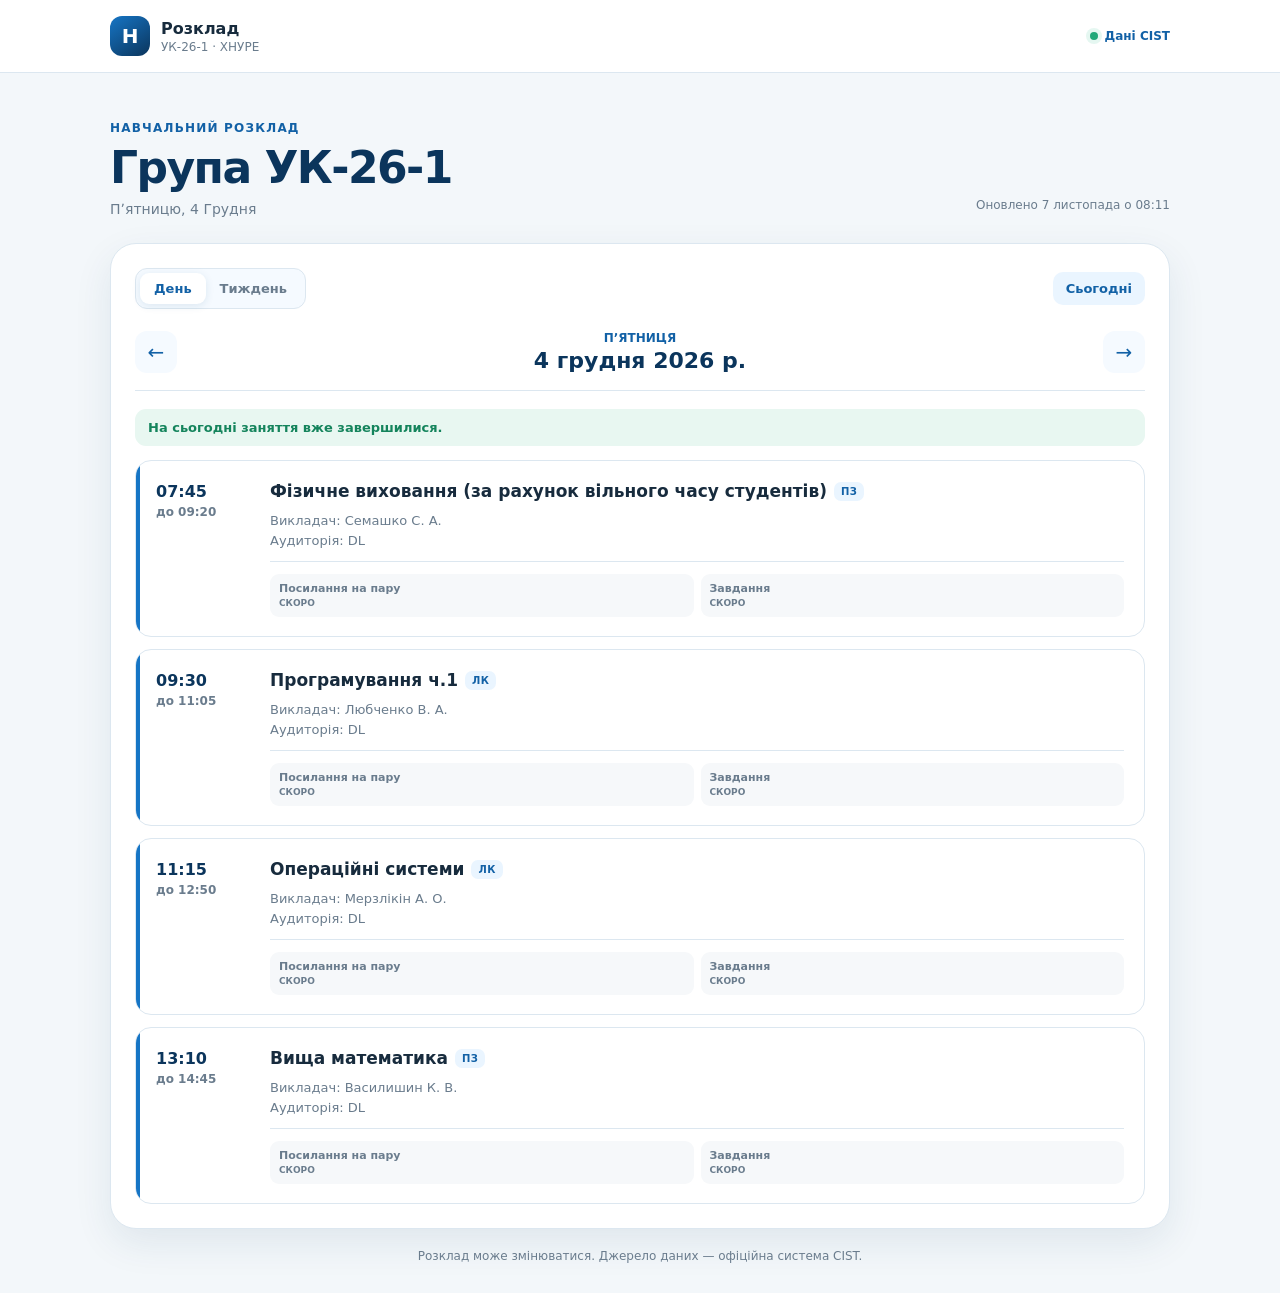
<file: index.html>
<!doctype html>
<html lang="uk">
  <head>
    <meta charset="UTF-8">
    <meta name="viewport" content="width=device-width, initial-scale=1.0">
    <meta name="theme-color" content="#1261a6">
    <meta name="description" content="Зручний розклад занять групи УК-26-1 ХНУРЕ">
    <title>Розклад УК-26-1</title>
    <link rel="stylesheet" href="css/style.css">
    <script src="js/app.js" defer></script>
  </head>
  <body>
    <header class="site-header">
      <div class="header-inner">
        <a class="brand" href="./" aria-label="Розклад УК-26-1">
          <span class="brand-mark" aria-hidden="true">Н</span>
          <span>
            <strong>Розклад</strong>
            <small>УК-26-1 · ХНУРЕ</small>
          </span>
        </a>
        <span class="source-badge"><i aria-hidden="true"></i> Дані CIST</span>
      </div>
    </header>

    <main class="page-shell">
      <section class="intro" aria-labelledby="page-title">
        <div>
          <p class="eyebrow">Навчальний розклад</p>
          <h1 id="page-title">Група УК-26-1</h1>
          <p class="current-date" id="current-date">—</p>
        </div>
        <p class="updated" id="updated-at">Завантажуємо актуальні дані…</p>
      </section>

      <section class="schedule-panel" aria-label="Розклад занять">
        <div class="toolbar">
          <div class="view-switcher" role="group" aria-label="Режим перегляду">
            <button class="view-button is-active" type="button" data-view="day">День</button>
            <button class="view-button" type="button" data-view="week">Тиждень</button>
          </div>
          <button class="today-button" id="today-button" type="button">Сьогодні</button>
        </div>

        <div class="date-navigation">
          <button class="nav-button" id="previous-button" type="button" aria-label="Попередній день">←</button>
          <div class="date-heading" aria-live="polite">
            <p id="date-weekday">—</p>
            <h2 id="date-title">Завантаження…</h2>
          </div>
          <button class="nav-button" id="next-button" type="button" aria-label="Наступний день">→</button>
        </div>

        <div id="schedule-content" aria-live="polite">
          <div class="loading-state">
            <span class="loader" aria-hidden="true"></span>
            <p>Отримуємо розклад…</p>
          </div>
        </div>
      </section>

      <p class="notice">Розклад може змінюватися. Джерело даних — офіційна система CIST.</p>
    </main>
  </body>
</html>
</file>
<file: css/style.css>
:root {
  color-scheme: light;
  --blue-900: #0b355c;
  --blue-700: #1261a6;
  --blue-600: #1675c5;
  --blue-100: #eaf5ff;
  --blue-50: #f5faff;
  --ink: #172b3d;
  --muted: #6a7c8d;
  --line: #dce7f0;
  --surface: #ffffff;
  --background: #f3f7fa;
  --success: #14845c;
  --shadow: 0 14px 38px rgba(23, 64, 100, 0.09);
  font-family: Inter, ui-sans-serif, system-ui, -apple-system, BlinkMacSystemFont, "Segoe UI", sans-serif;
}

* { box-sizing: border-box; }

body {
  margin: 0;
  min-width: 320px;
  color: var(--ink);
  background: var(--background);
  -webkit-font-smoothing: antialiased;
}

button, a { -webkit-tap-highlight-color: transparent; }
button { font: inherit; }

.site-header {
  background: var(--surface);
  border-bottom: 1px solid var(--line);
}

.header-inner,
.page-shell {
  width: min(100% - 32px, 1060px);
  margin-inline: auto;
}

.header-inner {
  min-height: 72px;
  display: flex;
  align-items: center;
  justify-content: space-between;
  gap: 16px;
}

.brand {
  display: inline-flex;
  align-items: center;
  gap: 11px;
  color: inherit;
  text-decoration: none;
}

.brand-mark {
  width: 40px;
  height: 40px;
  display: grid;
  place-items: center;
  color: white;
  font-size: 20px;
  font-weight: 800;
  background: linear-gradient(145deg, var(--blue-600), var(--blue-900));
  border-radius: 12px;
}

.brand strong, .brand small { display: block; }
.brand strong { font-size: 16px; }
.brand small { margin-top: 2px; color: var(--muted); font-size: 12px; }

.source-badge {
  display: inline-flex;
  align-items: center;
  gap: 7px;
  color: var(--blue-700);
  font-size: 12px;
  font-weight: 700;
}

.source-badge i {
  width: 8px;
  height: 8px;
  background: #20a879;
  border-radius: 50%;
  box-shadow: 0 0 0 4px #e5f7f1;
}

.page-shell { padding-block: 34px 28px; }

.intro {
  display: flex;
  flex-direction: column;
  gap: 18px;
  margin-bottom: 26px;
}

.eyebrow {
  margin: 0 0 7px;
  color: var(--blue-700);
  font-size: 12px;
  font-weight: 800;
  letter-spacing: .1em;
  text-transform: uppercase;
}

h1 { margin: 0; color: var(--blue-900); font-size: clamp(29px, 7vw, 44px); letter-spacing: -.035em; }
.current-date { margin: 8px 0 0; color: var(--muted); font-size: 14px; text-transform: capitalize; }
.updated { margin: 0; color: var(--muted); font-size: 12px; }

.schedule-panel {
  padding: 18px;
  background: var(--surface);
  border: 1px solid var(--line);
  border-radius: 22px;
  box-shadow: var(--shadow);
}

.toolbar, .date-navigation { display: flex; align-items: center; justify-content: space-between; gap: 12px; }
.toolbar { margin-bottom: 22px; }

.view-switcher {
  display: inline-flex;
  padding: 4px;
  background: var(--blue-50);
  border: 1px solid var(--line);
  border-radius: 12px;
}

.view-button, .today-button, .nav-button {
  border: 0;
  cursor: pointer;
  transition: background .2s ease, color .2s ease, transform .2s ease;
}

.view-button {
  padding: 8px 14px;
  color: var(--muted);
  background: transparent;
  border-radius: 9px;
  font-size: 13px;
  font-weight: 700;
}

.view-button.is-active { color: var(--blue-700); background: white; box-shadow: 0 2px 9px rgba(19, 80, 130, .11); }
.today-button { padding: 9px 13px; color: var(--blue-700); background: var(--blue-100); border-radius: 10px; font-size: 13px; font-weight: 800; }
.view-button:active, .today-button:active, .nav-button:active { transform: scale(.96); }

.date-navigation {
  padding-bottom: 17px;
  border-bottom: 1px solid var(--line);
}

.nav-button {
  flex: 0 0 42px;
  width: 42px;
  height: 42px;
  color: var(--blue-700);
  background: var(--blue-50);
  border-radius: 12px;
  font-size: 20px;
}

.date-heading { min-width: 0; text-align: center; }
.date-heading p { margin: 0 0 3px; color: var(--blue-700); font-size: 12px; font-weight: 800; text-transform: uppercase; }
.date-heading h2 { margin: 0; color: var(--blue-900); font-size: clamp(17px, 5vw, 22px); }

#schedule-content { padding-top: 18px; }
.lesson-list { display: grid; gap: 12px; }
.day-note { margin: 0 0 14px; padding: 11px 13px; color: var(--success); background: #e8f7f1; border-radius: 11px; font-size: 13px; font-weight: 700; }

.lesson-card {
  position: relative;
  display: grid;
  grid-template-columns: 74px minmax(0, 1fr);
  gap: 14px;
  padding: 17px 14px;
  overflow: hidden;
  background: #fff;
  border: 1px solid var(--line);
  border-radius: 16px;
}

.lesson-card::before { content: ""; position: absolute; inset: 0 auto 0 0; width: 4px; background: var(--blue-600); }
.lesson-card.is-current { background: var(--blue-50); border-color: #9bc8ea; box-shadow: 0 8px 24px rgba(31, 111, 178, .09); }
.lesson-card.is-current::before { background: var(--blue-600); }

.lesson-time { padding-top: 2px; color: var(--blue-900); font-weight: 800; }
.lesson-time span { display: block; }
.lesson-time small { display: block; margin-top: 4px; color: var(--muted); font-size: 12px; font-weight: 600; }
.lesson-main { min-width: 0; }
.lesson-topline { display: flex; align-items: center; flex-wrap: wrap; gap: 7px; }
.lesson-main h3 { margin: 0; font-size: 16px; line-height: 1.35; }

.lesson-type, .current-badge {
  display: inline-flex;
  padding: 4px 7px;
  border-radius: 7px;
  font-size: 10px;
  font-weight: 800;
  letter-spacing: .04em;
  text-transform: uppercase;
}

.lesson-type { color: var(--blue-700); background: var(--blue-100); }
.current-badge { color: var(--blue-700); background: #dceeff; }
.upcoming-badge { display: inline-flex; padding: 4px 7px; color: #755b13; background: #fff3cb; border-radius: 7px; font-size: 10px; font-weight: 800; }
.lesson-meta { display: grid; gap: 5px; margin-top: 10px; color: var(--muted); font-size: 13px; }
.lesson-meta p { margin: 0; overflow-wrap: anywhere; }

.lesson-resources {
  display: grid;
  grid-template-columns: repeat(2, minmax(0, 1fr));
  gap: 7px;
  margin-top: 13px;
  padding-top: 12px;
  border-top: 1px solid var(--line);
}

.resource-item {
  min-width: 0;
  display: flex;
  flex-direction: column;
  gap: 2px;
  padding: 8px 9px;
  color: var(--blue-700);
  background: var(--blue-50);
  border-radius: 9px;
  font-size: 11px;
  font-weight: 700;
  line-height: 1.25;
  text-decoration: none;
}

.resource-item small { color: var(--muted); font-size: 9px; font-weight: 600; text-transform: uppercase; }
.resource-item.is-placeholder { color: var(--muted); background: #f6f8fa; }

.empty-state, .error-state, .loading-state { padding: 40px 14px; text-align: center; }
.empty-icon { width: 48px; height: 48px; display: grid; place-items: center; margin: 0 auto 13px; color: var(--blue-700); background: var(--blue-100); border-radius: 15px; font-size: 22px; }
.empty-state h3, .error-state h3 { margin: 0; color: var(--blue-900); }
.empty-state p, .error-state p, .loading-state p { margin: 7px 0 0; color: var(--muted); font-size: 14px; line-height: 1.5; }

.loader { width: 28px; height: 28px; display: inline-block; border: 3px solid var(--blue-100); border-top-color: var(--blue-600); border-radius: 50%; animation: spin .8s linear infinite; }
@keyframes spin { to { transform: rotate(360deg); } }

.week-list { display: grid; gap: 22px; }
.week-day-title { display: flex; align-items: baseline; justify-content: space-between; gap: 12px; margin: 0 0 10px; }
.week-day-title h3 { margin: 0; color: var(--blue-900); font-size: 17px; text-transform: capitalize; }
.week-day-title span { color: var(--muted); font-size: 12px; }
.week-day.is-today .week-day-title h3 { color: var(--blue-600); }
.week-empty { margin: 0; padding: 17px 14px; color: var(--muted); background: var(--blue-50); border: 1px dashed #cbddea; border-radius: 14px; font-size: 13px; text-align: center; }
.notice { margin: 18px 3px 0; color: var(--muted); font-size: 12px; line-height: 1.5; text-align: center; }

@media (min-width: 700px) {
  .page-shell { padding-top: 48px; }
  .intro { flex-direction: row; align-items: end; justify-content: space-between; }
  .updated { padding-bottom: 5px; text-align: right; }
  .schedule-panel { padding: 24px; border-radius: 26px; }
  .lesson-card { grid-template-columns: 100px minmax(0, 1fr); padding: 19px 20px; }
  .lesson-main h3 { font-size: 17px; }
  .week-list { grid-template-columns: repeat(2, minmax(0, 1fr)); align-items: start; }
}

@media (min-width: 1000px) {
  .week-list {
    grid-template-columns: repeat(5, minmax(0, 1fr));
    gap: 0;
    margin: -18px -24px -24px;
  }

  .week-day {
    min-width: 0;
    padding: 17px 8px 20px;
    border-right: 1px solid var(--line);
    border-bottom: 1px solid var(--line);
  }

  .week-day:nth-child(5n) { border-right: 0; }
  .week-day:nth-last-child(-n + 2) { border-bottom: 0; }

  .week-day-title {
    min-height: 46px;
    display: block;
    margin: 0 -8px 10px;
    padding: 0 8px 10px;
    border-bottom: 1px solid var(--line);
    text-align: center;
  }

  .week-day-title h3 { font-size: 14px; }
  .week-day-title span { display: block; margin-top: 4px; font-size: 11px; }

  .week-day .lesson-list { gap: 8px; }

  .week-day .lesson-card {
    display: block;
    padding: 11px 10px;
    border-style: dashed;
    border-radius: 11px;
    box-shadow: none;
  }

  .week-day .lesson-card::before { display: none; }
  .week-day .lesson-time { display: flex; gap: 4px; padding: 0; margin-bottom: 7px; color: var(--muted); font-size: 11px; }
  .week-day .lesson-time span::after { content: " —"; }
  .week-day .lesson-time small { margin: 0; font-size: 11px; font-weight: 600; }
  .week-day .lesson-main h3 { font-size: 13px; line-height: 1.3; }
  .week-day .lesson-topline { gap: 5px; }
  .week-day .lesson-type, .week-day .current-badge, .week-day .upcoming-badge { padding: 3px 5px; font-size: 8px; }
  .week-day .lesson-meta { gap: 3px; margin-top: 7px; font-size: 10px; }
  .week-day .lesson-resources { grid-template-columns: 1fr; gap: 4px; margin-top: 9px; padding-top: 8px; }
  .week-day .resource-item { padding: 6px 7px; font-size: 9px; }
  .week-day .resource-item small { font-size: 8px; }
  .week-day .week-empty { margin-inline: 2px; padding: 16px 8px; font-size: 11px; }
}

@media (hover: hover) {
  .nav-button:hover, .today-button:hover { color: white; background: var(--blue-600); }
  .lesson-card:hover { border-color: #bdd5e8; }
}
</file>
